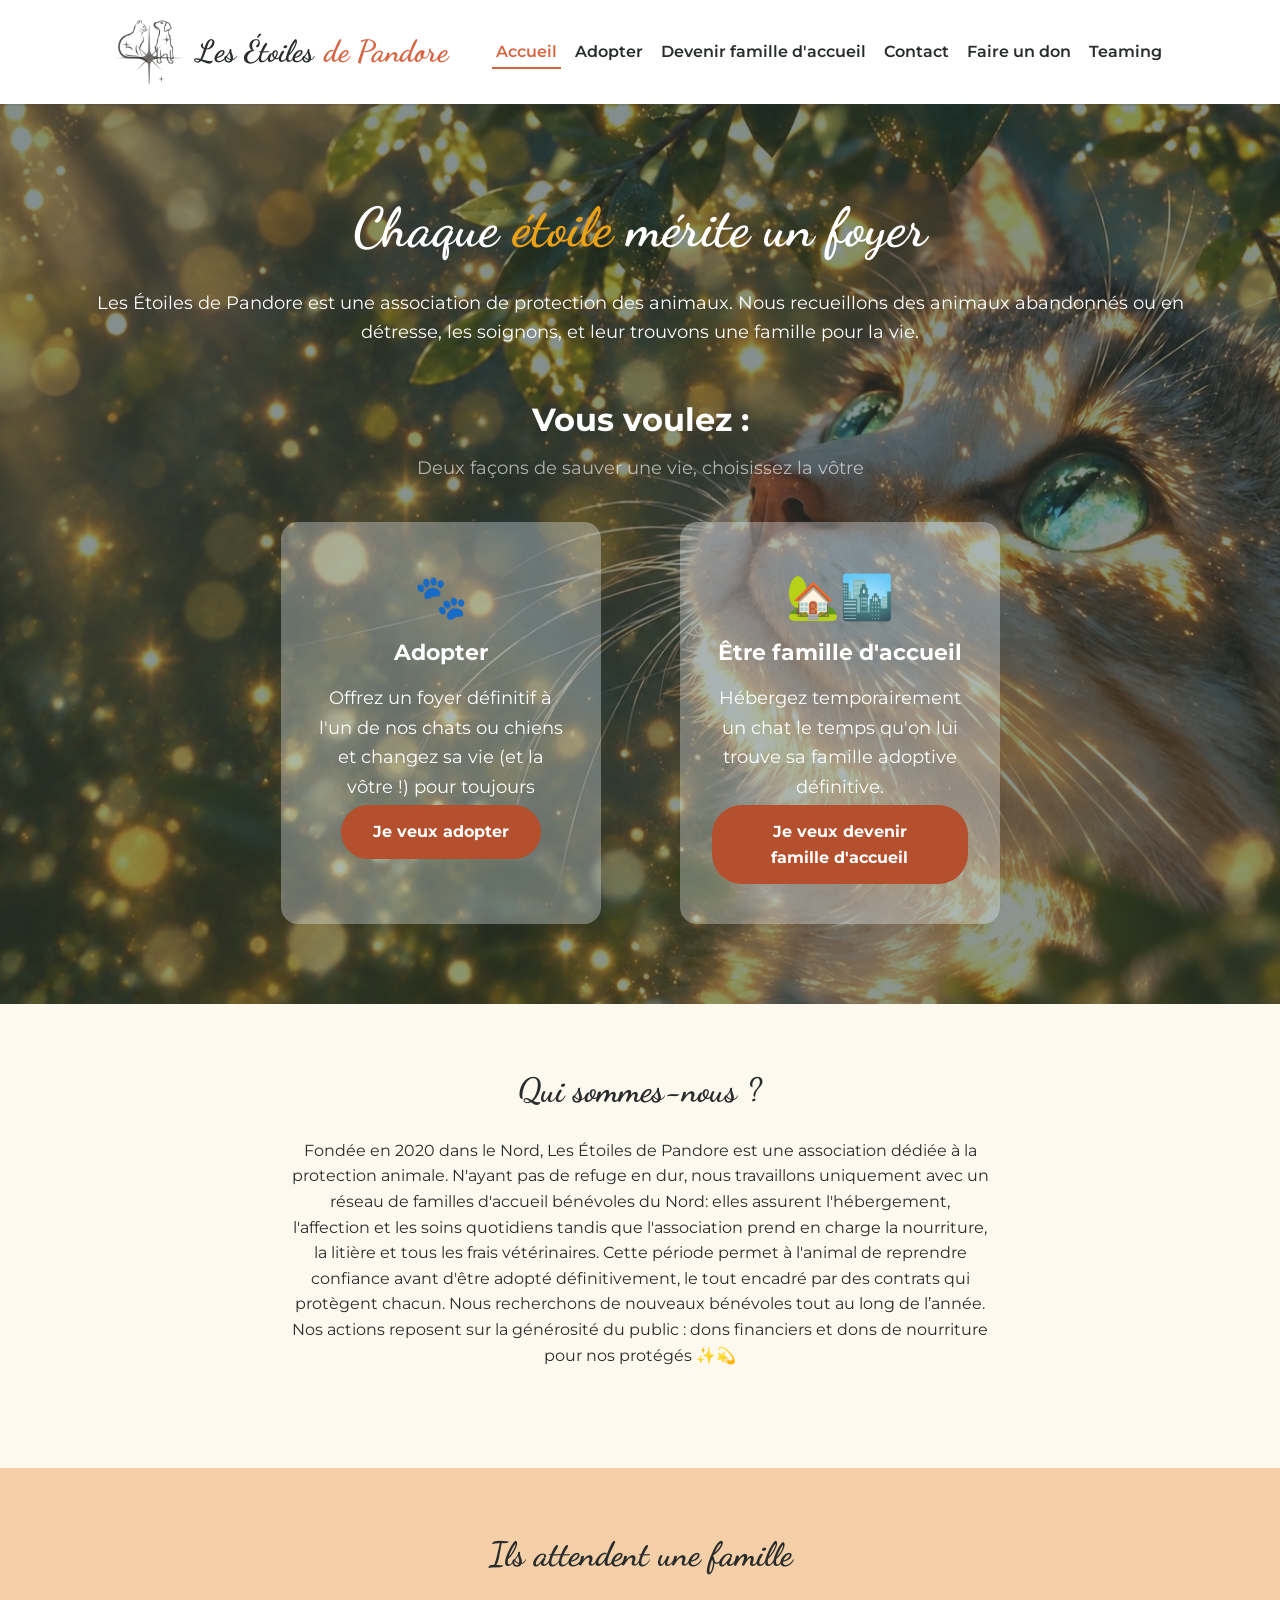
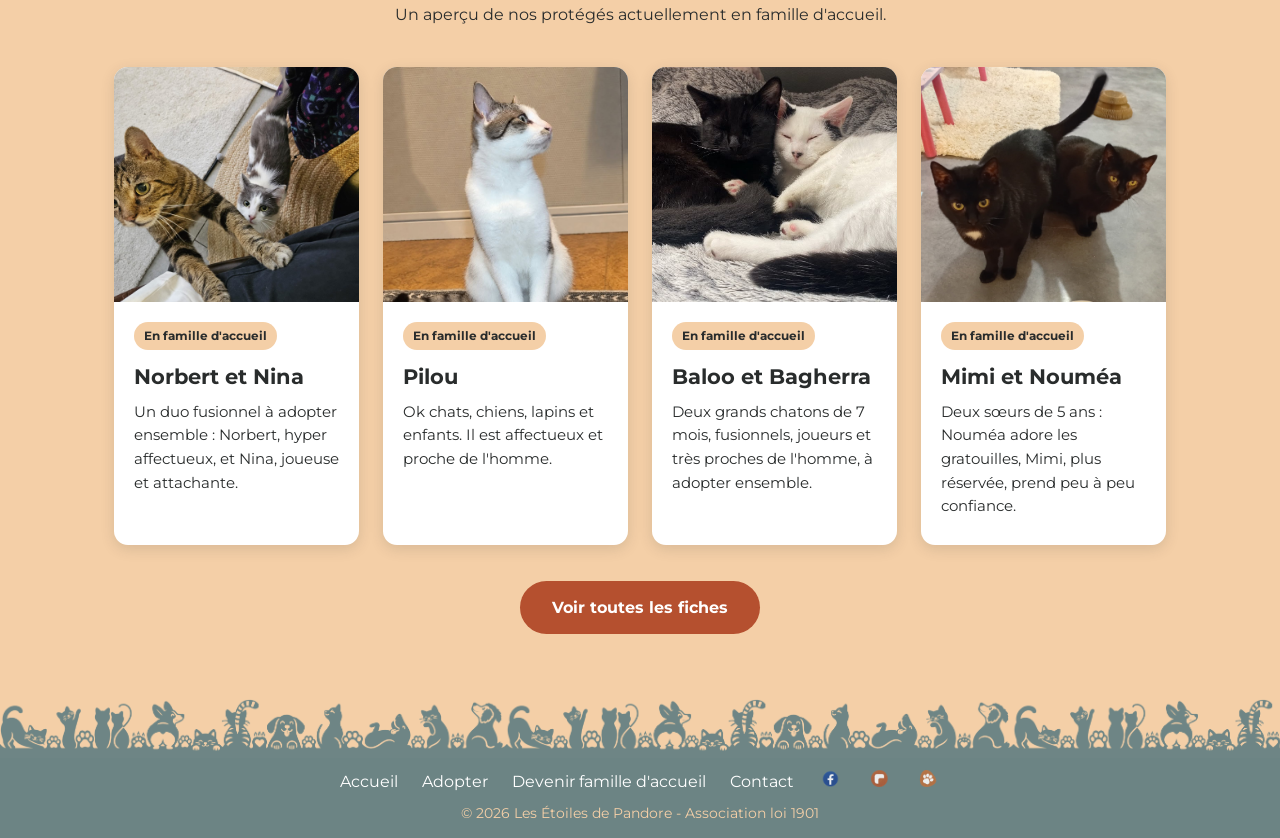
<file: index.html>
<!DOCTYPE html>
<html lang="fr">

<head>
    <meta charset="UTF-8">
    <meta name="viewport" content="width=device-width, initial-scale=1.0">
    <link rel="canonical" href="https://etoiles-de-pandore.fr/">
    <title>Les Étoiles de Pandore - Association de protection du Nord</title>
    <meta name="description" content="Les Étoiles de Pandore, association de protection animale dans le Nord : adoption de chats, familles d'accueil, dons. Chaque étoile mérite un foyer.">
    <!-- Lien vers notre feuille de style externe, commune à toutes les pages -->
    <link rel="stylesheet" href="css/style.css">
    <link rel="icon" type="image/png" href="images/favicon.png">
    <link rel="apple-touch-icon" href="images/apple-touch-icon.png">
</head>

<body>

    <header>
        <nav class="nav-bar">
            <div class="logo">
                <img src="images/logo.png"
                    alt="Logo Les Étoiles de Pandore : silhouette de duo chat et chien entourées d'Étoiles">
                Les Étoiles <span>de Pandore </span>
            </div>
            <ul class="nav-links">
                <li><a href="index.html" class="actif">Accueil</a></li>
                <li><a href="adopter.html">Adopter</a></li>
                <li><a href="famille-accueil.html">Devenir famille d'accueil</a></li>
                <li><a href="contact.html">Contact</a></li>
                <li><a href="https://www.helloasso.com/associations/les-etoiles-de-pandore" target="_blank"
                        rel="noopener">Faire un don</a></li>
                <li><a href="https://www.teaming.net/les-etoiles-de-pandoreles-etoiles-de-pandore-iT9GNyumUk"
                        target="_blank" rel="noopener">Teaming</a></li>
            </ul>
        </nav>
    </header>

    <section class="hero">
        <div class="hero-contenu">

            <h1>Chaque <span class="etoile">étoile</span> mérite un foyer</h1>
            <p>Les Étoiles de Pandore est une association de protection des animaux.
                Nous recueillons des animaux abandonnés ou en détresse, les soignons,
                et leur trouvons une famille pour la vie.</p>

            <div class="hero-choix">
                <h2>Vous voulez :</h2>
                <p class="sous-titre">Deux façons de sauver une vie, choisissez la vôtre</p>

                <div class="cartes-choix">

                    <!-- Carte1: Adopter -->
                    <div class="carte-choix">
                        <div class="icone">🐾</div>
                        <h3>Adopter</h3>
                        <p>Offrez un foyer définitif à l'un de nos chats ou chiens et changez sa vie (et la vôtre !) pour
                            toujours</p>
                        <a href="adopter.html" class="bouton">Je veux adopter</a>
                    </div>

                    <!-- Carte2 Être famille d'accueil-->
                    <div class="carte-choix">
                        <div class="icone">🏡🏙️</div>
                        <h3>Être famille d'accueil</h3>
                        <p>Hébergez temporairement un chat le temps qu'on lui trouve sa famille adoptive définitive.</p>
                        <a href="famille-accueil.html" class="bouton">Je veux devenir famille d'accueil</a>
                    </div>

                </div>
            </div>
        </div>
    </section>

    <!-- section QUI SOMMES-NOUS  -->
    <section class="section">
        <div class="container">
            <h2>Qui sommes-nous ?</h2>
            <p class="intro">
               Fondée en 2020 dans le Nord, Les Étoiles de Pandore est une association dédiée à la protection animale. N'ayant pas de refuge en dur, nous travaillons uniquement avec un réseau de familles d'accueil bénévoles du Nord: elles assurent l'hébergement, l'affection et les soins quotidiens tandis que l'association prend en charge la nourriture, la litière et tous les frais vétérinaires. Cette période permet à l'animal de reprendre confiance avant d'être adopté définitivement, le tout encadré par des contrats qui protègent chacun.
               Nous recherchons de nouveaux bénévoles tout au long de l’année. Nos actions reposent sur la générosité du public : dons financiers et dons de nourriture pour nos protégés ✨💫


            </p>
        </div>
    </section>

    <!-- APERÇU DE QUELQUES PROTÉGÉS-->
    <section class="section section-alt">
        <div class="container">
            <h2>Ils attendent une famille</h2>
            <p class="intro">Un aperçu de nos protégés actuellement en famille d'accueil.</p>

            <!-- Les animaux à changer selon les arrivées-->
            <div class="grille-animaux grille-apercu">

                <a class="carte" href="adopter.html" aria-label="Voir la fiche de Nina et Norbert sur la page Adopter">
                    <img src="images/Nina et Norbert/couverture Nina et Norbert.jpg"
                        alt="Nina et Norbert, deux chats inséparables en famille d'accueil">
                    <div class="infos">
                        <span class="badge">En famille d'accueil</span>
                        <h3>Norbert et Nina</h3>
                        <p class="detail">Un duo fusionnel à adopter ensemble : Norbert, hyper affectueux, et Nina, joueuse et attachante.</p>
                    </div>
                </a>

                <a class="carte" href="adopter.html" aria-label="Voir la fiche de Pilou sur la page Adopter">
                    <img src="images/Pilou/couverture Pilou-Lolita.jpg" class="cadrage-haut" alt="Pilou, chat blanc aux yeux bleus">
                    <div class="infos">
                        <span class="badge">En famille d'accueil</span>
                        <h3>Pilou</h3>
                        <p class="detail">Ok chats, chiens, lapins et enfants. Il est affectueux et proche de l'homme.</p>
                    </div>
                </a>


                <a class="carte" href="adopter.html" aria-label="Voir la fiche de Baloo et Bagherra sur la page Adopter">
                    <img src="images/Baloo et Bagherra/Couverture Baloo et Bagherra.jpg"
                        alt="Baloo, noir et blanc, et Bagherra, noir, deux chatons frères">
                    <div class="infos">
                        <span class="badge">En famille d'accueil</span>
                        <h3>Baloo et Bagherra</h3>
                        <p class="detail">Deux grands chatons de 7 mois, fusionnels, joueurs et très proches de l'homme, à adopter ensemble.</p>
                    </div>
                </a>

                <a class="carte" href="adopter.html" aria-label="Voir la fiche de Mimi et Nouméa sur la page Adopter">
                    <img src="images/Mimi et Nouméa/couverture_Mimi_Noumea.jpg"
                        alt="Mimi, à la tache blanche, et Nouméa, au pelage brun foncé, deux sœurs">
                    <div class="infos">
                        <span class="badge">En famille d'accueil</span>
                        <h3>Mimi et Nouméa</h3>
                        <p class="detail">Deux sœurs de 5 ans : Nouméa adore les gratouilles, Mimi, plus réservée, prend peu à peu confiance.</p>
                    </div>
                </a>
            </div>

            <p style="text-align: center; margin-top: 36px;">
                <a href="adopter.html" class="bouton">Voir toutes les fiches</a>
            </p>
        </div>
    </section>

    <footer>
        <div class="container">
            <ul class="lien-footer">
                <li><a href="index.html">Accueil</a></li>
                <li><a href="adopter.html">Adopter</a></li>
                <li><a href="famille-accueil.html">Devenir famille d'accueil</a></li>
                <li><a href="contact.html">Contact</a></li>
                <!--<li><a href="404.html" class="soon">🌐</a></li><!-->
                <li><a href="https://www.facebook.com/lesetoilesdepandore" target="_blank" rel="noopener" aria-label="Facebook des Étoiles de Pandore">
          <img src="images/icones/facebook.png" alt="Logo de Facebook"></a></li>
                <li><a href="https://www.leboncoin.fr/profile/1dc8ffe9-1a68-49b8-8a18-7593039c5ac6/offers" target="_blank" rel="noopener" aria-label="Annonces Leboncoin des Étoiles de Pandore">
          <img src="images/icones/leboncoin.png" alt="Logo deLeboncoin"></a></li>
                <li><a href="https://www.secondechance.org/refuge/hauts-de-france/les-etoiles-de-pandore-2991" target="_blank" rel="noopener" aria-label="Seconde Chance site qui affiche les Étoiles de Pandore">
          <img src="images/icones/seconde_chance.png" alt="Logo de Seconde Chance"></a></li>
          </ul>
      
            <p class="copyright">&copy; 2026 Les Étoiles de Pandore - Association loi 1901 
            </p>
        </div>
    </footer>

</body>

</html>
</file>
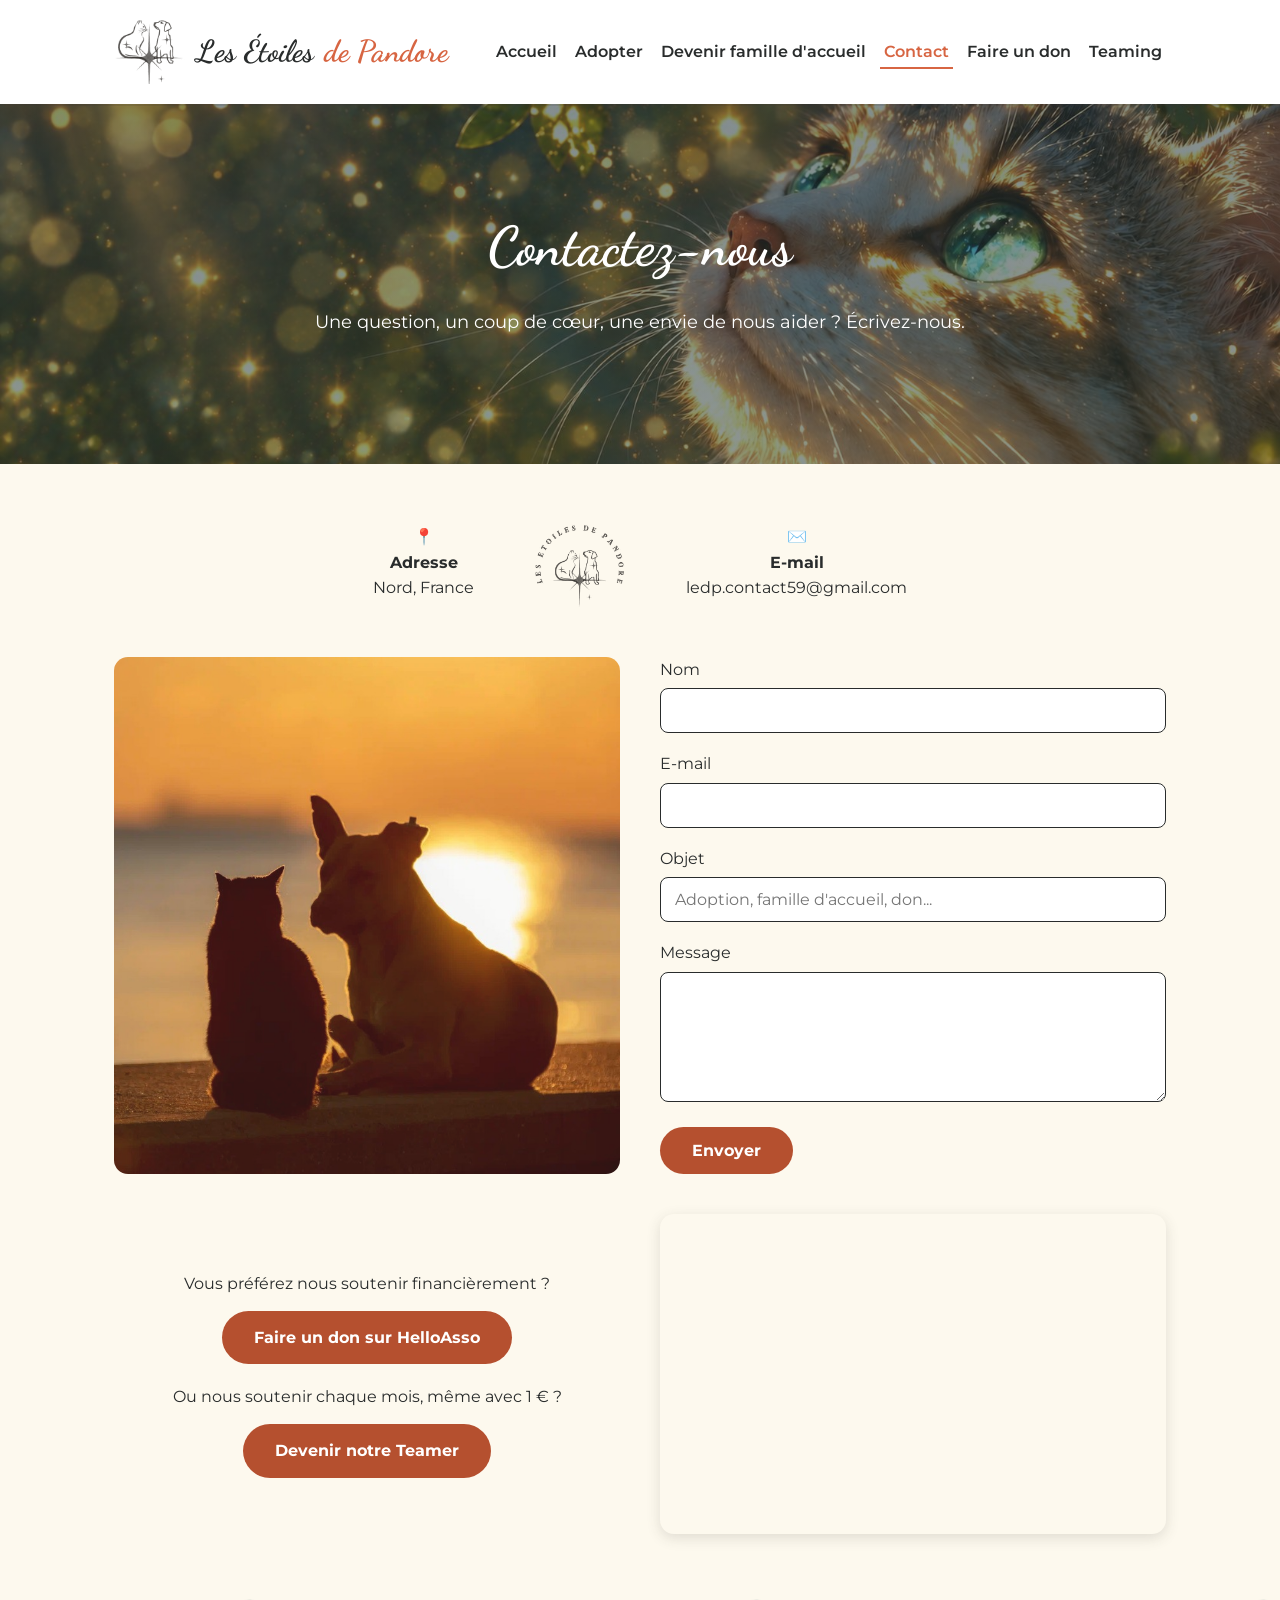
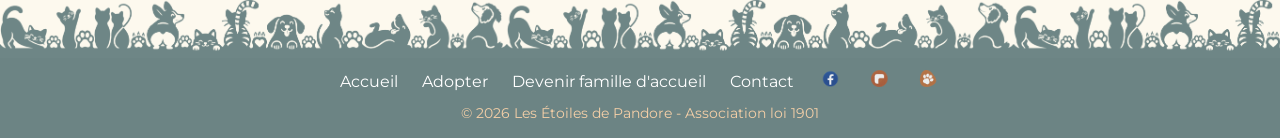
<file: contact.html>
<!DOCTYPE html>
<html lang="fr">

<head>
  <meta charset="UTF-8">
  <meta name="viewport" content="width=device-width, initial-scale=1.0">
  <link rel="canonical" href="https://etoiles-de-pandore.fr/contact.html">
  <title>Contact - Les Étoiles de Pandore</title>
  <meta name="description" content="Contactez l'association Les Étoiles de Pandore : adoption, don, famille d'accueil. Association de protection animale dans le Nord.">
  <link rel="stylesheet" href="css/style.css">
  <link rel="icon" type="image/png" href="images/favicon.png">
  <link rel="apple-touch-icon" href="images/apple-touch-icon.png">
</head>

<body>

  <script src="js/contact.js" defer></script>
  
  <header>
    <nav class="nav-bar">
      <div class="logo">
        <img src="images/logo.png" alt="silhouette de duo chat et chien entourée d'Étoiles étincelantes">
        Les Étoiles <span>de Pandore</span>
      </div>
      <ul class="nav-links">
        <li><a href="index.html">Accueil</a></li>
        <li><a href="adopter.html">Adopter</a></li>
        <li><a href="famille-accueil.html">Devenir famille d'accueil</a></li>
        <li><a href="contact.html" class="actif">Contact</a></li>
        <li><a href="https://www.helloasso.com/associations/les-etoiles-de-pandore" target="_blank" rel="noopener">Faire
            un don</a></li>
        <li><a href="https://www.teaming.net/les-etoiles-de-pandoreles-etoiles-de-pandore-iT9GNyumUk" target="_blank"
            rel="noopener">Teaming</a></li>
      </ul>
    </nav>
  </header>

  <section class="hero" style="min-height: 40vh;">
    <div class="hero-contenu">
      <h1>Contactez-nous</h1>
      <p>Une question, un coup de cœur, une envie de nous aider ? Écrivez-nous.</p>
    </div>
  </section>

  <section class="section">
    <div class="container">
      <div class="bloc-contact-infos">

        <div>
          <div class="icone">📍</div>
          <p><strong>Adresse</strong></p>
          <p>Nord, France</p>
        </div>
                <div>
          <img src="images/logo-complet.png" alt="Logo Les Étoiles de Pandore" class="logo-contact">
        </div>
        <div>
          <div class="icone">✉️</div>
          <p><strong>E-mail</strong></p>
          <p>ledp.contact59@gmail.com</p>
        </div>
        <!--<div>
          <div class="icone">📞</div>
          <p><strong>Téléphone</strong></p>
          <p> </p>
        </div>-->
      </div>

      <div class="contact-flex">
        <img src="images/duo-contact.jpg" alt="Un chat et un chien assis côte à côte au coucher du soleil"
          class="contact-image">
      <form class="formulaire" action="https://api.web3forms.com/submit" method="POST">
      <input type="hidden" name="access_key" value="1388f9ea-6b2b-4179-af7b-e83b08baca19">
          <div>
            <label for="nom">Nom</label>
            <input type="text" id="nom" name="nom" required>
          </div>

          <div>
            <label for="email">E-mail</label>
            <input type="email" id="email" name="email" required>
          </div>

          <div>
            <label for="sujet">Objet</label>
            <input type="text" id="sujet" name="sujet" placeholder="Adoption, famille d'accueil, don...">
          </div>

          <div>
            <label for="message">Message</label>
            <textarea id="message" name="message" required></textarea>
          </div>

          <button type="submit" class="bouton">Envoyer</button>
        </form>
      </div>

      <div class="contact-flex contact-bas">
        <div class="bloc-dons">
          <!--  (don ponctuel : HelloAsso)  -->
          <p>
            Vous préférez nous soutenir financièrement&nbsp;?<br>
            <a href="https://www.helloasso.com/associations/les-etoiles-de-pandore" target="_blank" rel="noopener"
              class="bouton">
              Faire un don sur HelloAsso
            </a>
          </p>

          <!--  (don mensuel : Teaming)  -->
          <p>
            Ou nous soutenir chaque mois, même avec 1&nbsp;€&nbsp;?<br>
            <a href="https://www.teaming.net/les-etoiles-de-pandoreles-etoiles-de-pandore-iT9GNyumUk" target="_blank" rel="noopener"
              class="bouton">
                 Devenir notre Teamer   
            </a>
          </p>
        </div>

        <div class="carte-map">
          <iframe src="https://www.google.com/maps/embed?pb=!1m18!1m12!1m3!1d649285.6453942965!2d3.1602944!3d50.529110100000004!2m3!1f0!2f0!3f0!3m2!1i1024!2i768!4f13.1!3m3!1m2!1s0x47c2d0e8b91772ad%3A0x30af13e81612930!2sNord!5e0!3m2!1sfr!2sfr!4v1794762276604!5m2!1sfr!2sfr"
            title="Carte du département du Nord" allowfullscreen loading="lazy"
            referrerpolicy="strict-origin-when-cross-origin"></iframe>
        </div>
      </div>
    </div>
  </section>

    <footer>
        <div class="container">
            <ul class="lien-footer">
                <li><a href="index.html">Accueil</a></li>
                <li><a href="adopter.html">Adopter</a></li>
                <li><a href="famille-accueil.html">Devenir famille d'accueil</a></li>
                <li><a href="contact.html">Contact</a></li>
                <!--<li><a href="404.html" class="soon">🌐</a></li><!-->
                <li><a href="https://www.facebook.com/lesetoilesdepandore" target="_blank" rel="noopener" aria-label="Facebook des Étoiles de Pandore">
          <img src="images/icones/facebook.png" alt="Logo de Facebook"></a></li>
                <li><a href="https://www.leboncoin.fr/profile/1dc8ffe9-1a68-49b8-8a18-7593039c5ac6/offers" target="_blank" rel="noopener" aria-label="Annonces Leboncoin des Étoiles de Pandore">
          <img src="images/icones/leboncoin.png" alt="Logo deLeboncoin"></a></li>
                <li><a href="https://www.secondechance.org/refuge/hauts-de-france/les-etoiles-de-pandore-2991" target="_blank" rel="noopener" aria-label="Seconde Chance site qui affiche les Étoiles de Pandore">
          <img src="images/icones/seconde_chance.png" alt="Logo de Seconde Chance"></a></li>
          </ul>
      <p class="copyright">&copy; 2026 Les Étoiles de Pandore - Association loi 1901 
      </p>
    </div>
  </footer>

</body>

</html>
</file>
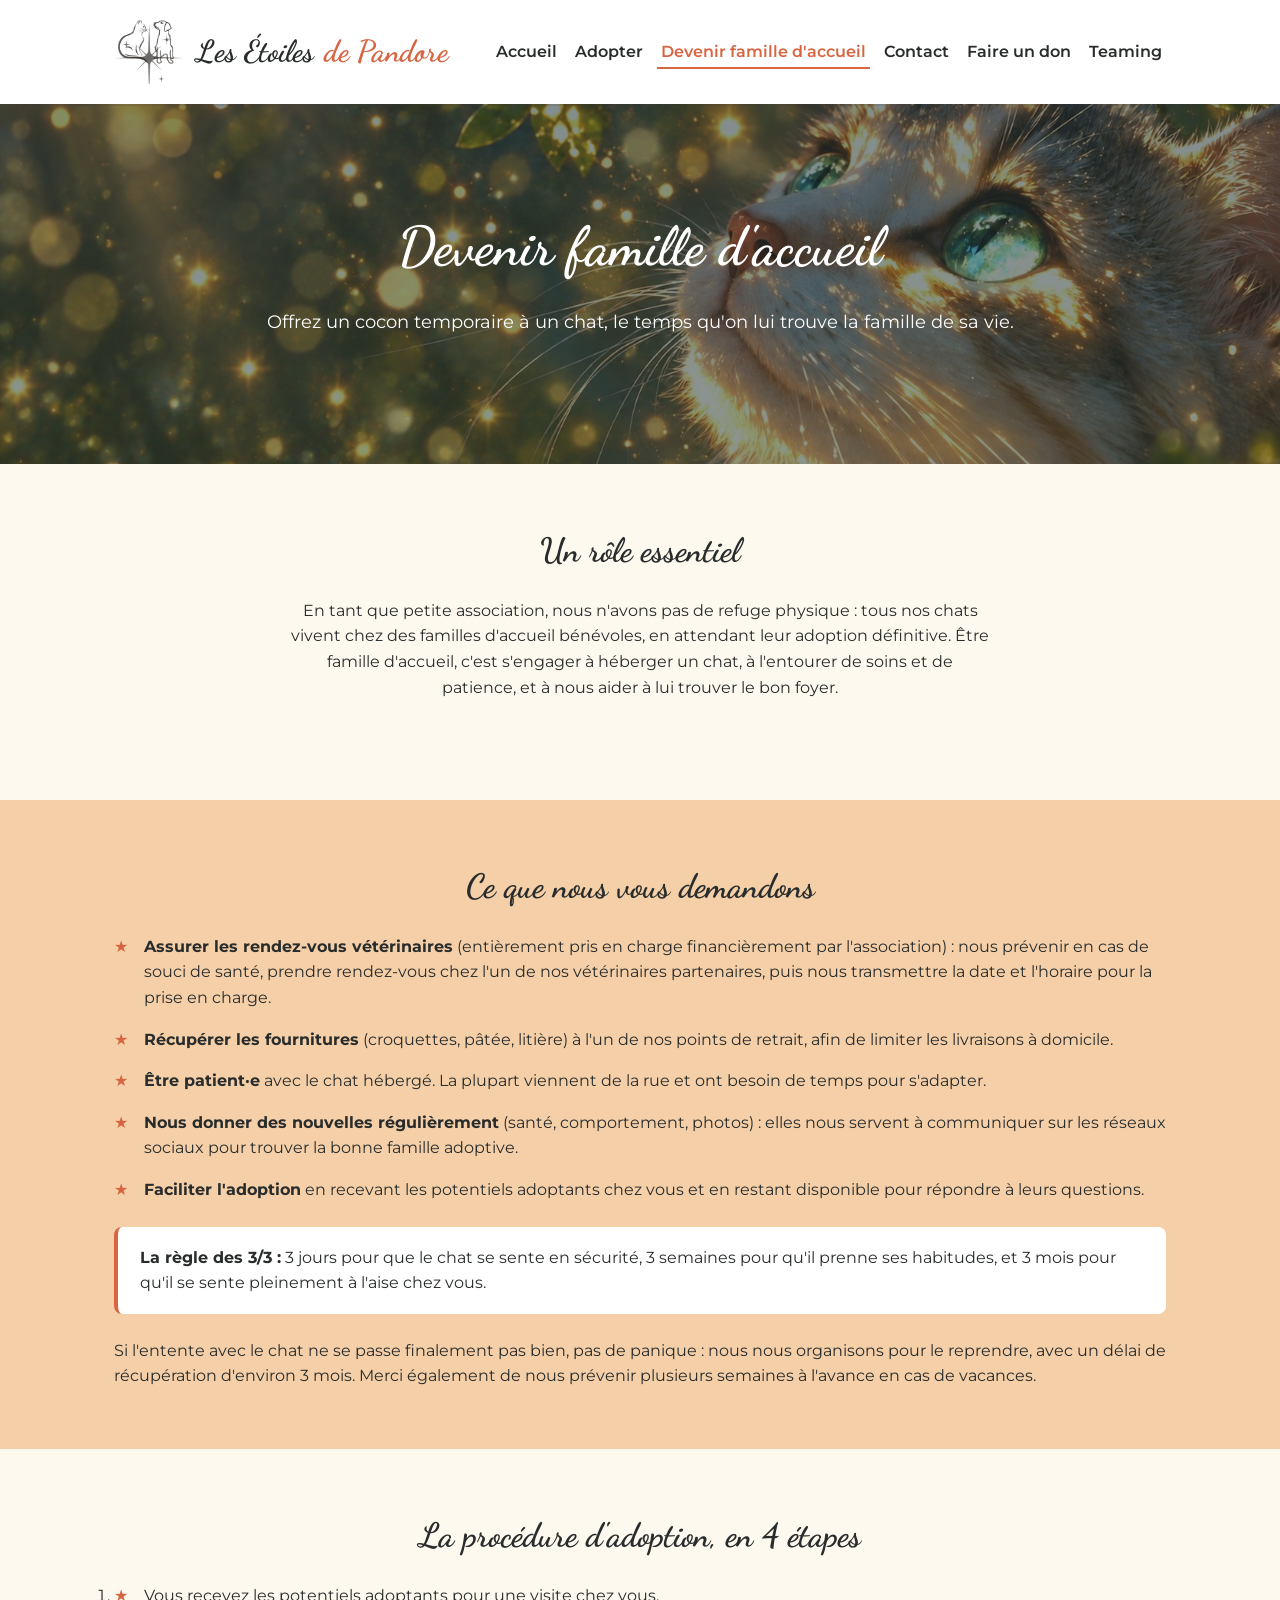
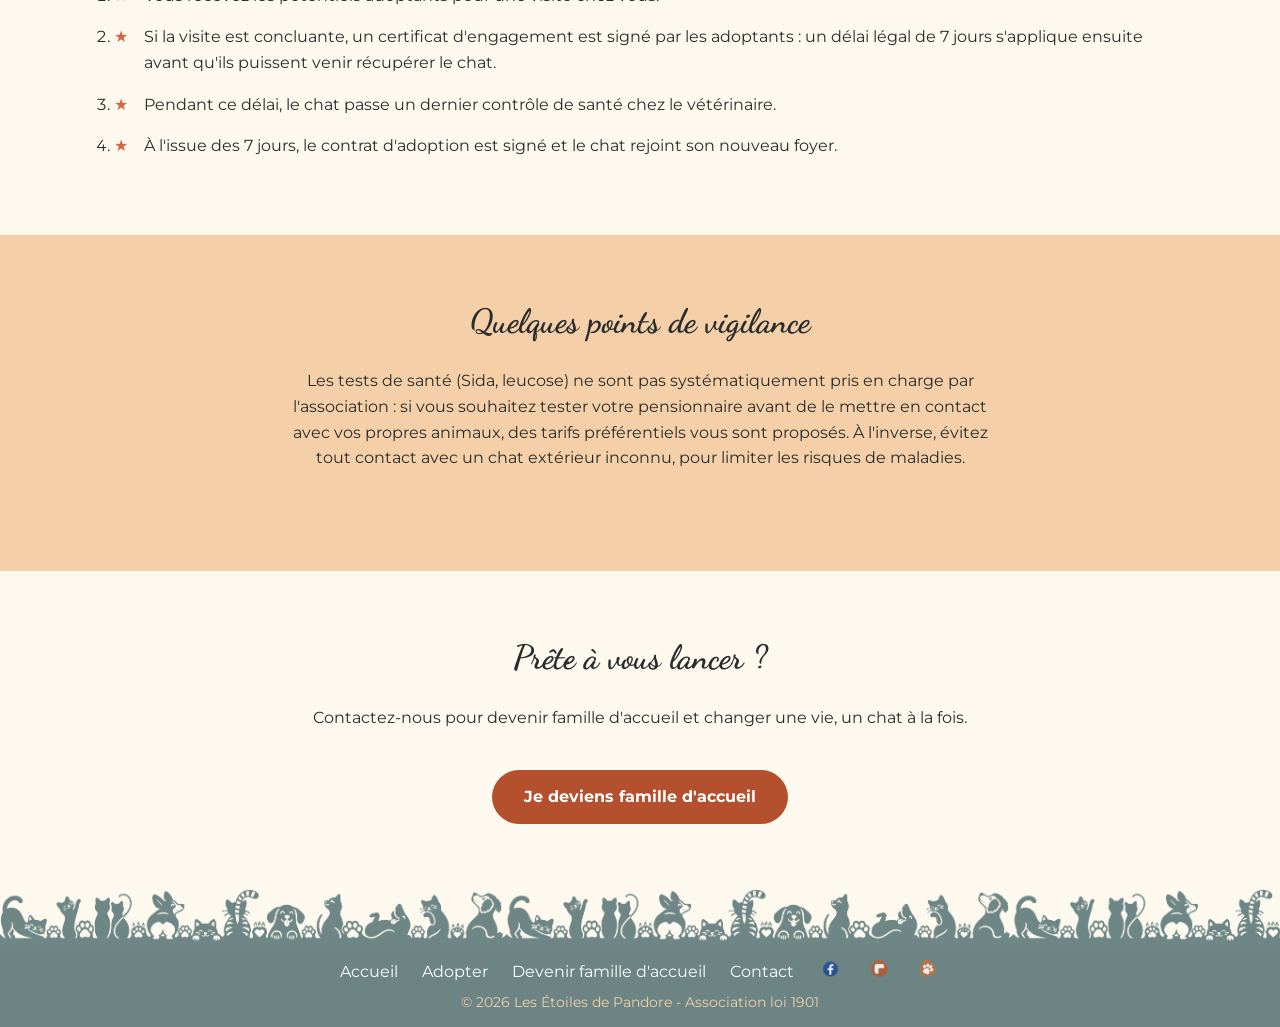
<file: famille-accueil.html>
<!DOCTYPE html>
<html lang="fr">

<head>
  <meta charset="UTF-8">
  <meta name="viewport" content="width=device-width, initial-scale=1.0">
  <link rel="canonical" href="https://etoiles-de-pandore.fr/famille-accueil.html">
  <title>Devenir famille d'accueil - Les Étoiles de Pandore</title>
  <meta name="description" content="Devenez famille d'accueil pour un chat avec Les Étoiles de Pandore, association de protection animale du Nord. Découvrez le rôle et les engagements.">
  <link rel="stylesheet" href="css/style.css">
  <link rel="icon" type="image/png" href="images/favicon.png">
  <link rel="apple-touch-icon" href="images/apple-touch-icon.png">
</head>

<body>

  <header>
    <nav class="nav-bar">
      <div class="logo">
        <img src="images/logo.png"
          alt="Logo Les Étoiles de Pandore : silhouette de duo chat et chien entourées d'Étoiles étincelantes">
        Les Étoiles <span>de Pandore</span>
      </div>
      <ul class="nav-links">
        <li><a href="index.html">Accueil</a></li>
        <li><a href="adopter.html">Adopter</a></li>
        <li><a href="famille-accueil.html" class="actif">Devenir famille d'accueil</a></li>
        <li><a href="contact.html">Contact</a></li>
        <li><a href="https://www.helloasso.com/associations/les-etoiles-de-pandore" target="_blank" rel="noopener">Faire
            un don</a></li>
        <li><a href="https://www.teaming.net/les-etoiles-de-pandoreles-etoiles-de-pandore-iT9GNyumUk" target="_blank"
            rel="noopener">Teaming</a></li>
      </ul>
    </nav>
  </header>

  <section class="hero" style="min-height: 40vh;">
    <div class="hero-contenu">
      <h1>Devenir famille d'accueil</h1>
      <p>Offrez un cocon temporaire à un chat, le temps qu'on lui trouve la famille de sa vie.</p>
    </div>
  </section>

  <section class="section">
    <div class="container">
      <h2>Un rôle essentiel</h2>
      <p class="intro">
        En tant que petite association, nous n'avons pas de refuge physique :
        tous nos chats vivent chez des familles d'accueil bénévoles, en
        attendant leur adoption définitive. Être famille d'accueil, c'est
        s'engager à héberger un chat, à l'entourer de soins et de patience,
        et à nous aider à lui trouver le bon foyer.
      </p>
    </div>
  </section>

   <section class="section section-alt">
    <div class="container">
      <h2>Ce que nous vous demandons</h2>

      <ul class="liste-engagements">
        <li>
          <strong>Assurer les rendez-vous vétérinaires</strong> (entièrement
          pris en charge financièrement par l'association) : nous prévenir en
          cas de souci de santé, prendre rendez-vous chez l'un de nos
          vétérinaires partenaires, puis nous transmettre la date et l'horaire
          pour la prise en charge.
        </li>
        <li>
          <strong>Récupérer les fournitures</strong> (croquettes, pâtée,
          litière) à l'un de nos points de retrait, afin de limiter les
          livraisons à domicile.
        </li>
        <li>
          <strong>Être patient·e</strong> avec le chat hébergé. La plupart
          viennent de la rue et ont besoin de temps pour s'adapter.
        </li>
        <li>
          <strong>Nous donner des nouvelles régulièrement</strong> (santé,
          comportement, photos) : elles nous servent à communiquer sur les
          réseaux sociaux pour trouver la bonne famille adoptive.
        </li>
        <li>
          <strong>Faciliter l'adoption</strong> en recevant les potentiels
          adoptants chez vous et en restant disponible pour répondre à leurs
          questions.
        </li>
      </ul>

      <!-- encart mis en valeur, comme dans le vrai document de l'association -->
      <div class="encart">
        <strong>La règle des 3/3 :</strong> 3 jours pour que le chat se sente
        en sécurité, 3 semaines pour qu'il prenne ses habitudes, et 3 mois
        pour qu'il se sente pleinement à l'aise chez vous.
      </div>

      <p>
        Si l'entente avec le chat ne se passe finalement pas bien, pas de
        panique&nbsp;: nous nous organisons pour le reprendre, avec un délai
        de récupération d'environ 3 mois. Merci également de nous prévenir
        plusieurs semaines à l'avance en cas de vacances.
      </p>
    </div>
  </section>

  <!-- Liste numérotée (ordered list <ol>) -->
  <section class="section">
    <div class="container">
      <h2>La procédure d'adoption, en 4 étapes</h2>
      <ol class="liste-engagements">
        <li>Vous recevez les potentiels adoptants pour une visite chez vous.</li>
        <li>
          Si la visite est concluante, un certificat d'engagement est signé
          par les adoptants : un délai légal de 7 jours s'applique ensuite
          avant qu'ils puissent venir récupérer le chat.
        </li>
        <li>Pendant ce délai, le chat passe un dernier contrôle de santé chez le vétérinaire.</li>
        <li>À l'issue des 7 jours, le contrat d'adoption est signé et le chat rejoint son nouveau foyer.</li>
      </ol>
    </div>
  </section>

   <section class="section section-alt">
    <div class="container">
      <h2>Quelques points de vigilance</h2>
      <p class="intro">
        Les tests de santé (Sida, leucose) ne sont pas systématiquement pris
        en charge par l'association&nbsp;: si vous souhaitez tester votre
        pensionnaire avant de le mettre en contact avec vos propres animaux,
        des tarifs préférentiels vous sont proposés. À l'inverse, évitez tout
        contact avec un chat extérieur inconnu, pour limiter les risques de
        maladies.
      </p>
    </div>
  </section>

  <section class="section" style="text-align:center;">
    <div class="container">
      <h2>Prêt·e à vous lancer ?</h2>
      <p class="intro">Contactez-nous pour devenir famille d'accueil et changer une vie, un chat à la fois.</p>
      <a href="contact.html" class="bouton">Je deviens famille d'accueil</a>
    </div>
  </section>

  <!-- Pied de page-->
    <footer>
        <div class="container">
            <ul class="lien-footer">
                <li><a href="index.html">Accueil</a></li>
                <li><a href="adopter.html">Adopter</a></li>
                <li><a href="famille-accueil.html">Devenir famille d'accueil</a></li>
                <li><a href="contact.html">Contact</a></li>
                <!--<li><a href="404.html" class="soon">🌐</a></li><!-->
                <li><a href="https://www.facebook.com/lesetoilesdepandore" target="_blank" rel="noopener" aria-label="Facebook des Étoiles de Pandore">
          <img src="images/icones/facebook.png" alt="Logo de Facebook"></a></li>
                <li><a href="https://www.leboncoin.fr/profile/1dc8ffe9-1a68-49b8-8a18-7593039c5ac6/offers" target="_blank" rel="noopener" aria-label="Annonces Leboncoin des Étoiles de Pandore">
          <img src="images/icones/leboncoin.png" alt="Logo deLeboncoin"></a></li>
                <li><a href="https://www.secondechance.org/refuge/hauts-de-france/les-etoiles-de-pandore-2991" target="_blank" rel="noopener" aria-label="Seconde Chance site qui affiche les Étoiles de Pandore">
          <img src="images/icones/seconde_chance.png" alt="Logo de Seconde Chance"></a></li>
          </ul>

      <p class="copyright">&copy; 2026 Les Étoiles de Pandore - Association loi 1901 
      </p>
    </div>
  </footer>

</body>

</html>
</file>
<file: css/style.css>
/*  1. POLICES GOOGLE FONTS  */
@import url('https://fonts.googleapis.com/css2?family=Dancing+Script:wght@400;700&family=Montserrat:wght@400;600;700&display=swap');

:root {
  /* Palette de la présidente (couleurs des affiches Canva) */
  --fond: #fdf9ee;           /* crème pâle : fond général */
  --beige: #f4cfa7;          /* beige pâle : sections alternées, badges */
  --brique: #d76542;         /* brique : menu actif, "de Pandore", survols, puces */
  --brique-fonce: #b5502f;   /* brique foncé : boutons (texte blanc lisible) */
  --dore: #E9A117;           /* doré : le mot "étoile" de la page d'accueil */
  --anthracite: #292c2c;     /* gris du logo : texte, titres, pied de page */
  --blanc: #ffffff;          /* en-tête, fiches, lettres sur fond foncé */

  /* Pied de page : couleurs séparées, à choisir librement */
  --fond-pied-de-page: #6c8484;    /* fond du pied de page */
  --texte-pied-de-page: #ffffff;   /* liens et texte du pied de page */
  --ombre: rgba(61, 58, 55, 0.15);
}

/* 3. RESET GLOBAL*/
* {
  margin: 0;
  padding: 0;
  box-sizing: border-box;
}

body {
  font-family: 'Montserrat', 'Segoe UI', Verdana, Arial, sans-serif;
  background-color: var(--fond);
  color: var(--anthracite);
  line-height: 1.6;
}

h1, h2, h3 {
  font-family: 'Montserrat', sans-serif;
  font-weight: 700;
}

a {
  text-decoration: none;
  color: inherit;
}

img {
  max-width: 100%;
  display: block;
}

ul {
  list-style: none;
}

.container {
  max-width: 1100px;
  margin: 0 auto;
  padding: 0 24px;
}

.etoile {
  color: var(--dore);
}

/* 4. En-tete et bar menu */
header {
  background-color: var(--blanc);
  box-shadow: 0 2px var(--ombre);
  position: sticky;
  top: 0;
  z-index: 100;
}

.nav-bar {
  display: flex;
  align-items: center;
  justify-content: space-between;
  padding: 16px 24px;
  max-width: 1100px;
  margin: 0 auto;
}

.logo {
  display: flex;
  align-items: center;
  gap: 10px;
  font-family: 'Dancing Script', cursive;
  font-size: 1.9rem;
  font-weight: 700;
  color: var(--anthracite);
}

.logo span {
  color: var(--brique);
}

.logo img {
  width: 72px;
  height: 72px;
  object-fit: contain; /* contain : le logo entier reste visible, sans être rogné */
}

.nav-links {
  display: flex;
  gap: 10px;
  flex-wrap: wrap;
}

.nav-links a {
  font-weight: 600;
  color: var(--anthracite);
  padding: 6px 4px;
  border-bottom: 2px solid transparent;
  transition: border-color 0.2s ease, color 0.2s ease;
}

/* page active = doré */
.nav-links a.actif {
  color: var(--brique);
  border-bottom: 2px solid var(--brique);
}

/* survol = turquoise foncé */
.nav-links a:hover {
  color: var(--brique);
  border-bottom: 2px solid var(--brique);
}

/* 5. Hero */
.hero {
  position: relative;
  min-height: 100vh;
  padding: 70px 0;
  display: flex;
  align-items: center;
  color: var(--blanc);
  background-image:
    linear-gradient(rgba(32, 49, 53, 0.55), rgba(47, 62, 53, 0.55)),
    url('../images/hero-chaton.jpg');
  background-size: cover;
  background-position: center;
  text-align: center;
}

.hero-contenu {
  max-width: 1100px;
  margin: 0 auto;
  padding: 0;
  width: 100%;
}

.hero-text {
  max-width: 700px;
  margin: 0 auto;
}

.hero-choix {
  margin-top: 47px;
}

.hero h1 {
  font-family: 'Dancing Script', cursive;
  font-weight: 700;
  font-size: 3.4rem;
  margin-bottom: 17px;
}

.hero p {
  font-size: 1.15rem;
  margin-bottom: 28px;
}

.hero-choix h2 {
  font-size: 2rem;
  margin-bottom: 8px;
  color: var(--blanc);
}

.hero-choix .sous-titre {
  color: rgba(255, 255, 255, 0.62);
  margin-bottom: 40px;
}

.cartes-choix {
  display: flex;
  gap: 79px;
  flex-wrap: wrap;
  justify-content: center;
}

.carte-choix {
  background-color: rgba(240, 248, 255, 0.32);
  border-radius: 17px;
  padding: 40px 32px;
  width: 320px;
  box-shadow: var(--ombre);
  transition: transform 0.25s ease, box-shadow 0.25s ease;
}

.carte-choix:hover {
  transform: translateY(-7px);
  box-shadow: 0 12px 27px var(--ombre);
}

.carte-choix .icone {
  font-size: 2.7rem;
  margin-bottom: 4px;
}

.carte-choix h3 {
  font-size: 1.4rem;
  margin-bottom: 12px;
}

.carte-choix p {
  margin-bottom: 4px;
}

/* 6. Boutons */
.bouton {
  display: inline-block;
  background-color: var(--brique-fonce);
  color: var(--blanc);
  padding: 14px 32px;
  border-radius: 30px;
  font-weight: bold;
  transition: background-color 0.2s ease, transform 0.2s ease;
}

.bouton:hover {
  background-color: var(--brique);
  transform: translateY(-2px);
}

/* 7. SECTIONS GÉNÉRALES (texte + fond alterné)*/
.section {
  padding: 60px 0;
}

.section-alt {
  background-color: var(--beige);
}

.section h2 {
  color: var(--anthracite);
  font-family: 'Dancing Script', cursive;
  font-size: 2.1rem;
  margin-bottom: 20px;
  text-align: center;
}

.section .intro {
  max-width: 700px;
  margin: 0 auto 40px auto;
  color: var(--anthracite);
  text-align: center;
}

/*  8. Cartes*/
.grille-animaux {
  display: grid;
  grid-template-columns: repeat(auto-fit, minmax(255px, 1fr));
  gap: 32px;
}

/* page d'accueil : cartes un peu plus étroites pour en mettre 4 par ligne */
.grille-apercu {
  grid-template-columns: repeat(auto-fit, minmax(220px, 1fr));
  gap: 24px;
}

/* .carte sert de base commune aux fiches animal (page accueil/adopter) */
.carte {
  display: block; /* la carte peut être un <a> (clic -> adopter.html) ou un <div> */
  background-color: var(--blanc);
  border-radius: 14px;
  overflow: hidden;
  box-shadow: 0 4px 14px var(--ombre);
  transition: transform 0.2s ease;
}

.carte:hover {
  transform: translateY(-4px);
}

.carte img {
  width: 100%;
  height: 235px;
  object-fit: cover;
}

/* recadrer une photo vers le haut (ex. Pilou : on voit sa tête) */
.carte img.cadrage-haut {
  object-position: center top;
}

.carte .infos {
  padding: 20px;
}

.carte h3 {
  color: var(--anthracite);
  font-size: 1.3rem;
  margin-bottom: 8px;
}

/* utilisé uniquement sur les fiches animaux */
.carte .detail {
  font-size: 0.92rem;
  color: var(--anthracite);
  margin-bottom: 6px;
}

.badge {
  display: inline-block;
  background-color: var(--beige);
  color: var(--anthracite);
  font-size: 0.75rem;
  font-weight: bold;
  padding: 4px 10px;
  border-radius: 21px;
  margin-bottom: 10px;
}

.mini-photos {
  display: flex;
  flex-wrap: wrap; /* si beaucoup de photos, elles passent à la ligne au lieu de déborder */
  gap: 8px;
  padding: 0 20px 20px 20px;
}

.mini-photos img {
  width: 60px;
  height: 60px;
  object-fit: cover;
  border-radius: 8px;
}

/*  9. LISTES À PUCES PERSONNALISÉES + ENCART (page famille d'accueil)  */
.liste-engagements li {
  position: relative;
  padding-left: 30px;
  margin-bottom: 16px;
}

.liste-engagements li::before {
  content: "★";
  position: absolute;
  left: 0;
  color: var(--brique);
}

.encart {
  background-color: var(--blanc);
  border-left: 4px solid var(--brique);
  padding: 18px 22px;
  border-radius: 8px;
  margin: 24px 0;
}

/*  10. FORMULAIRE DE CONTACT  */
.formulaire {
  flex: 1;
  min-width: 280px;
  display: flex;
  flex-direction: column;
  gap: 18px;
}

.formulaire label {
  margin-bottom: 6px;
  display: block;
}

.formulaire :is(input, textarea) {
  width: 100%;
  padding: 12px 14px;
  border: 1px solid var(--anthracite);
  border-radius: 8px;
  font-family: inherit;
  font-size: 1rem;
}

.formulaire textarea {
  resize: vertical;
  min-height: 130px;
}

.formulaire button {
  border: none;
  cursor: pointer;
  font-family: inherit;
  font-size: 1rem;
  align-self: flex-start;
}

.bloc-contact-infos {
  display: flex;
  flex-wrap: wrap;
  gap: 61px;
  justify-content: center;
  margin-bottom: 50px;
  text-align: center;
}

/* logo de l'association à gauche des infos de contact */
.logo-contact {
  width: 90px;      /* taille du logo */
  margin: 0 auto;   /* le centre dans sa colonne */
}

.carte-map {
  flex: 1;
  min-width: 220px;
  border-radius: 14px;
  overflow: hidden;
  box-shadow: 0 4px 14px var(--ombre);
}

.carte-map iframe {
  width: 100%;
  height: 320px;
  border: 0;
  display: block;
}

.contact-bas {
  margin-top: 40px;
}

/* Bloc dons à côté de la carte Maps sur la page Contact */
.bloc-dons {
  flex: 1;
  min-width: 220px;
  display: flex;
  flex-direction: column;
  justify-content: center;
  gap: 20px;
  text-align: center;
}

.bloc-dons .bouton {
  margin-top: 14px;
}

/*  11. Image à coté du form contact*/
.contact-flex {
  display: flex;
  gap: 40px;
  flex-wrap: wrap;
  align-items: stretch;
}

.contact-image {
  flex: 1;
  min-width: 220px;
  width: 100%;
  object-fit: cover;
  border-radius: 14px;
  opacity: 0.92;
}

/*  12. Footer */
footer {
  background-color: var(--fond-pied-de-page);
  color: var(--texte-pied-de-page);
  padding: 11px 0 14px 0;
  text-align: center;
  position: relative;   /* sert de repère pour placer la frise */
  }

/* frise de chats et chiens au-dessus du pied de page */
footer::before {
  content: "";                    /* obligatoire pour qu'un ::before s'affiche */
  position: absolute;
  left: 0;
  right: 0;                       /* toute la largeur */
  bottom: calc(100% - 1px);       /* collée au-dessus du pied de page (1px de chevauchement pour éviter une fine ligne) */
   height: 60px;
  background: url("../images/frise-pandore.png") repeat-x left bottom / auto 60px;
  }

footer .lien-footer {
  display: flex;
  justify-content: center;
  gap: 24px;
  flex-wrap: wrap;
}

footer .lien-footer a {
  display: inline-block;
  transition: transform 0.2s ease, color 0.2s ease;
}

footer .lien-footer a:hover {
  color: var(--beige);
  transform: scale(1.1);
  align-items: center;   /* aligne icônes et textes sur la même ligne horizontale */
}

/* icônes des réseaux dans le pied de page */
footer .lien-footer img {
  height: 25px;    /* hauteur identique pour toutes les icônes */
  width: auto;     /* la largeur suit la hauteur : l'image n'est pas déformée */
  border-radius: 6px;
  position: relative;   /* permet de décaler l'image par rapport à sa place normale */
  top: -3px;            /* la remonte de 3 pixels */
  filter: saturate(0.5);     /* couleurs adoucies de moitié */
  opacity: 0.9;
  transition: filter 0.2s ease, opacity 0.2s ease;
}
/* au survol : l'icône retrouve sa couleur vive */
footer .lien-footer a:hover img {
  filter: none;
  opacity: 1;
}

footer .copyright {
  font-size: 0.86rem;
  color: var(--beige);
}

/* dernière section de chaque page : place pour la frise du pied de page */
section:last-of-type {
  padding-bottom: 124px;   /* 60px recouverts par la frise + 40px d'espace visible */
}

/*  13. MEDIA QUERIES (site principal)  */
@media (max-width: 700px) {
  .nav-bar {
    flex-direction: column;
    gap: 10px;
    padding: 14px 16px;
  }

  .nav-links {
    justify-content: center;
    gap: 10px 20px;
  }

  .hero {
    padding: 40px;
  }

  .hero h1 {
    font-size: 2.4rem;
  }

  .hero p {
    font-size: 1rem;
  }

  .cartes-choix {
    flex-direction: column;
    align-items: center;
  }

  .carte-choix {
    width: 100%;
    max-width: 340px;
  }

  .bloc-contact-infos {
    gap: 24px;
  }
}

@media (max-width: 380px) {
  .logo {
    font-size: 1.5rem;
  }

  .nav-links {
    gap: 8px 14px;
    font-size: 0.9rem;
  }
}

/*  14. 404  */
.page404-flex {
  min-height: 100vh;
  display: flex;
  flex-direction: column;
  align-items: center;
  justify-content: center;
}

/*  15. LIGHTBOX : agrandir les photos des chats (page Adopter)  */
/* sur les fiches "div.carte" (page Adopter), le curseur devient une loupe */
div.carte img {
  cursor: zoom-in;
}

/* le fond noir qui recouvre toute la page : caché par défaut */
.lightbox {
  display: none;
  position: fixed;
  inset: 0;                         /* colle aux 4 bords de l'écran */
  z-index: 1000;                    /* au-dessus du menu (z-index 100) */
  background-color: rgba(20, 18, 17, 0.9);
  align-items: center;
  justify-content: center;
}

/* la classe "ouverte" est ajoutée par le JavaScript */
.lightbox.ouverte {
  display: flex;
}

.lightbox img {
  max-width: 90vw;
  max-height: 85vh;
  border-radius: 10px;
  object-fit: contain;
}

.lightbox button {
  position: absolute;
  background: none;
  border: none;
  color: var(--blanc);
  font-size: 3rem;
  line-height: 1;
  cursor: pointer;
  padding: 10px 18px;
}

.lightbox button:hover {
  color: var(--beige);
}

.lightbox-fermer { top: 10px; right: 10px; }
.lightbox-prec   { left: 10px; }
.lightbox-suiv   { right: 10px; }
</file>
